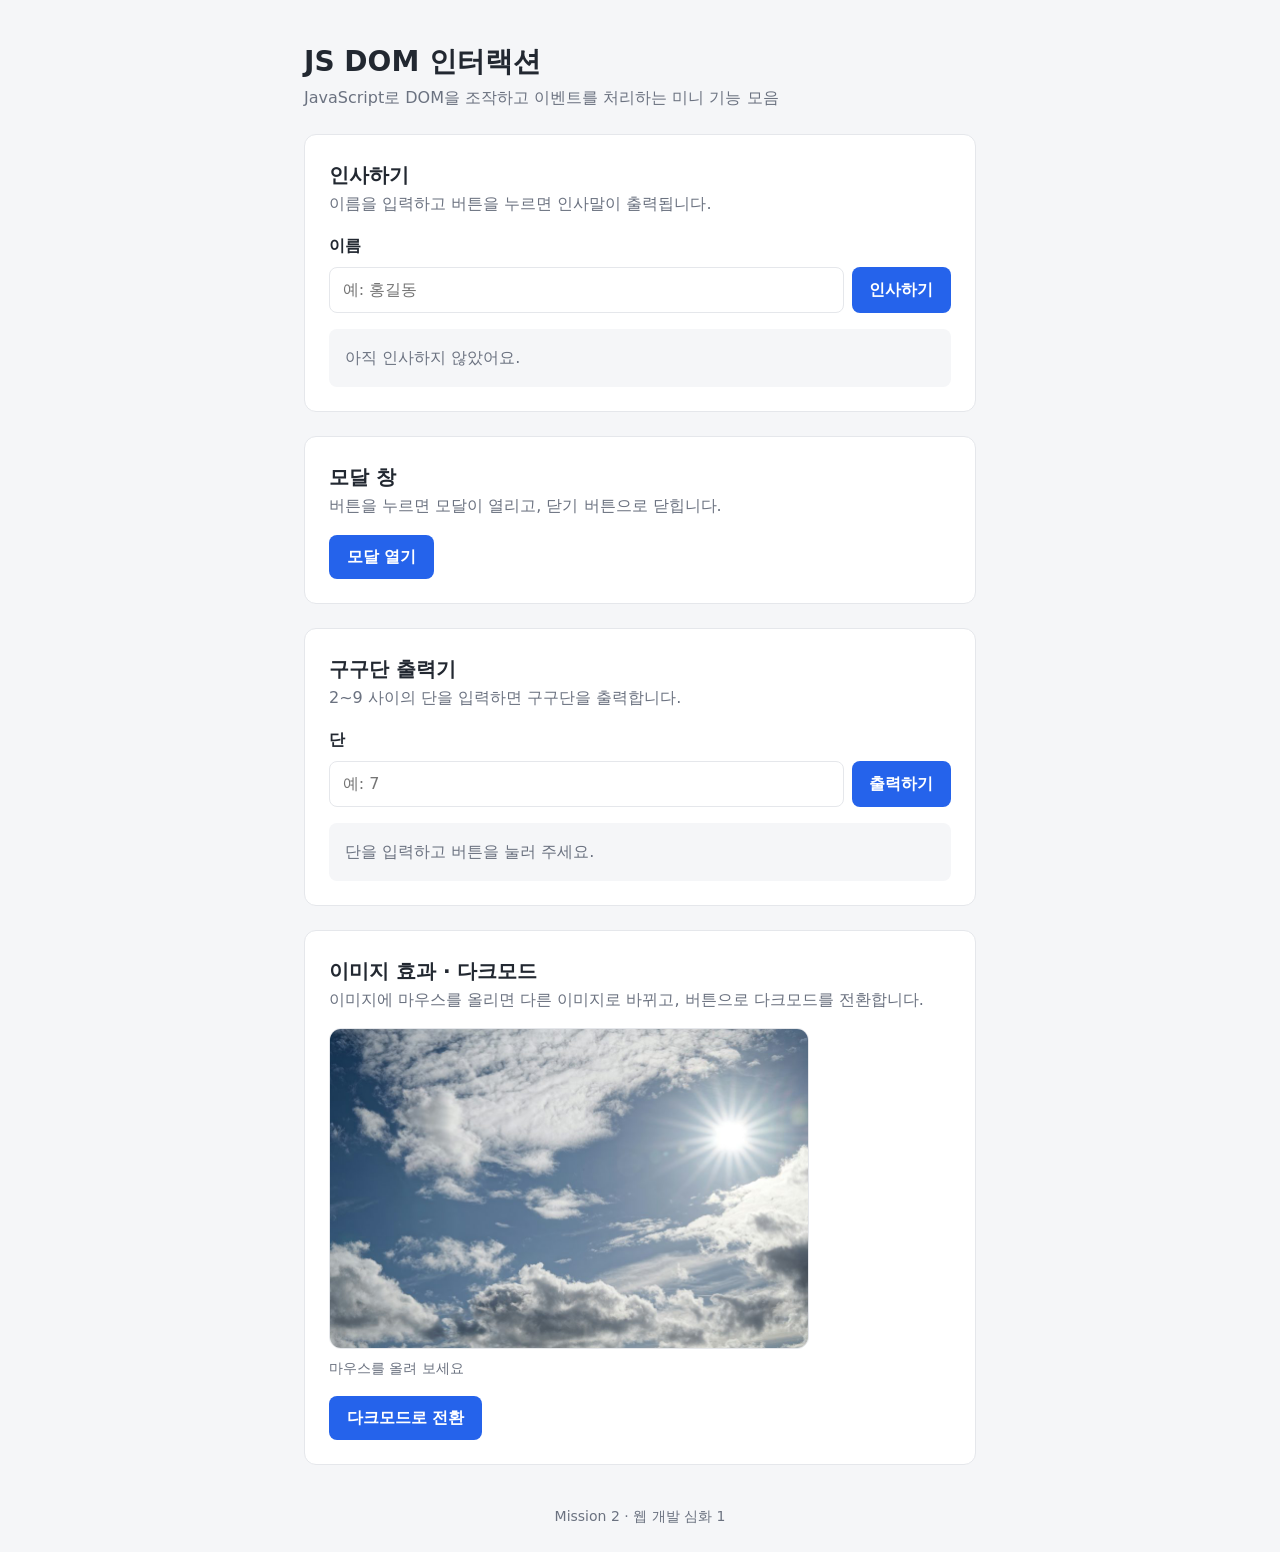
<file: 09-coursework/99-missions/01-js-dom-interactions/index.html>
<!DOCTYPE html>
<html lang="ko">
<head>
  <meta charset="UTF-8">
  <meta name="viewport" content="width=device-width, initial-scale=1.0">
  <title>JS DOM 인터랙션</title>
  <link rel="stylesheet" href="style.css">
  <!-- defer: HTML을 모두 읽은 뒤 실행 → querySelector로 요소를 바로 찾을 수 있다 -->
  <script src="script.js" defer></script>
</head>
<body>

  <header class="site-header">
    <h1 class="site-title">JS DOM 인터랙션</h1>
    <p class="site-desc">JavaScript로 DOM을 조작하고 이벤트를 처리하는 미니 기능 모음</p>
  </header>

  <main class="container">

    <!-- 2-1. 버튼 클릭으로 텍스트와 인사 출력 -->
    <section id="greeting" class="card">
      <h2 class="card-title">인사하기</h2>
      <p class="card-desc">이름을 입력하고 버튼을 누르면 인사말이 출력됩니다.</p>

      <div class="field">
        <label for="name-input" class="label">이름</label>
        <div class="field-row">
          <input type="text" id="name-input" class="input" placeholder="예: 홍길동" autocomplete="off">
          <button type="button" id="greet-button" class="button">인사하기</button>
        </div>
      </div>

      <!-- aria-live: 내용이 바뀌면 스크린리더가 읽어 준다 -->
      <div id="greeting-output" class="output" aria-live="polite">
        아직 인사하지 않았어요.
      </div>
    </section>

    <!-- 2-2. 모달 창 구현 -->
    <section id="modal-demo" class="card">
      <h2 class="card-title">모달 창</h2>
      <p class="card-desc">버튼을 누르면 모달이 열리고, 닫기 버튼으로 닫힙니다.</p>
      <button type="button" id="modal-open-button" class="button">모달 열기</button>
    </section>

    <!-- 2-3. 구구단 출력기 -->
    <section id="times-table" class="card">
      <h2 class="card-title">구구단 출력기</h2>
      <p class="card-desc">2~9 사이의 단을 입력하면 구구단을 출력합니다.</p>

      <div class="field">
        <label for="dan-input" class="label">단</label>
        <div class="field-row">
          <input type="number" id="dan-input" class="input" min="2" max="9" step="1" placeholder="예: 7" inputmode="numeric">
          <button type="button" id="times-button" class="button">출력하기</button>
        </div>
      </div>

      <div id="times-output" class="output" aria-live="polite">
        단을 입력하고 버튼을 눌러 주세요.
      </div>
    </section>

    <!-- 2-4. 이미지 효과 및 다크모드 토글 -->
    <section id="effects" class="card">
      <h2 class="card-title">이미지 효과 · 다크모드</h2>
      <p class="card-desc">이미지에 마우스를 올리면 다른 이미지로 바뀌고, 버튼으로 다크모드를 전환합니다.</p>

      <figure class="hover-figure">
        <!-- data-hover-src: 마우스를 올렸을 때 보여 줄 이미지 -->
        <img
          id="hover-image"
          class="hover-image"
          src="images/day.jpg"
          data-hover-src="images/night.jpg"
          data-hover-alt="밤하늘: 어두운 남색 하늘에 뜬 초승달"
          alt="낮 하늘: 구름 사이로 빛나는 해"
          width="480"
          height="320"
        >
        <figcaption class="hover-caption">마우스를 올려 보세요</figcaption>
      </figure>

      <button type="button" id="theme-toggle" class="button" aria-pressed="false">
        다크모드로 전환
      </button>
    </section>

  </main>

  <footer class="site-footer">
    <p>Mission 2 · 웹 개발 심화 1</p>
  </footer>

  <!-- 2-2 모달: 기본 숨김 상태 (.modal → display: none, .is-open이 붙으면 표시)
       position: fixed라 화면 전체를 덮으므로 body 끝에 둔다 -->
  <div id="modal" class="modal" role="dialog" aria-modal="true" aria-labelledby="modal-title">
    <div class="modal-dialog">
      <div class="modal-header">
        <h2 id="modal-title" class="modal-title">안내</h2>
        <button type="button" class="icon-button" data-modal-close aria-label="모달 닫기">&times;</button>
      </div>
      <p class="modal-body">
        모달 창이 열렸습니다. 닫기 버튼, 바깥 배경 클릭, Esc 키로 닫을 수 있어요.
      </p>
      <div class="modal-footer">
        <button type="button" class="button" data-modal-close>닫기</button>
      </div>
    </div>
  </div>

</body>
</html>
</file>
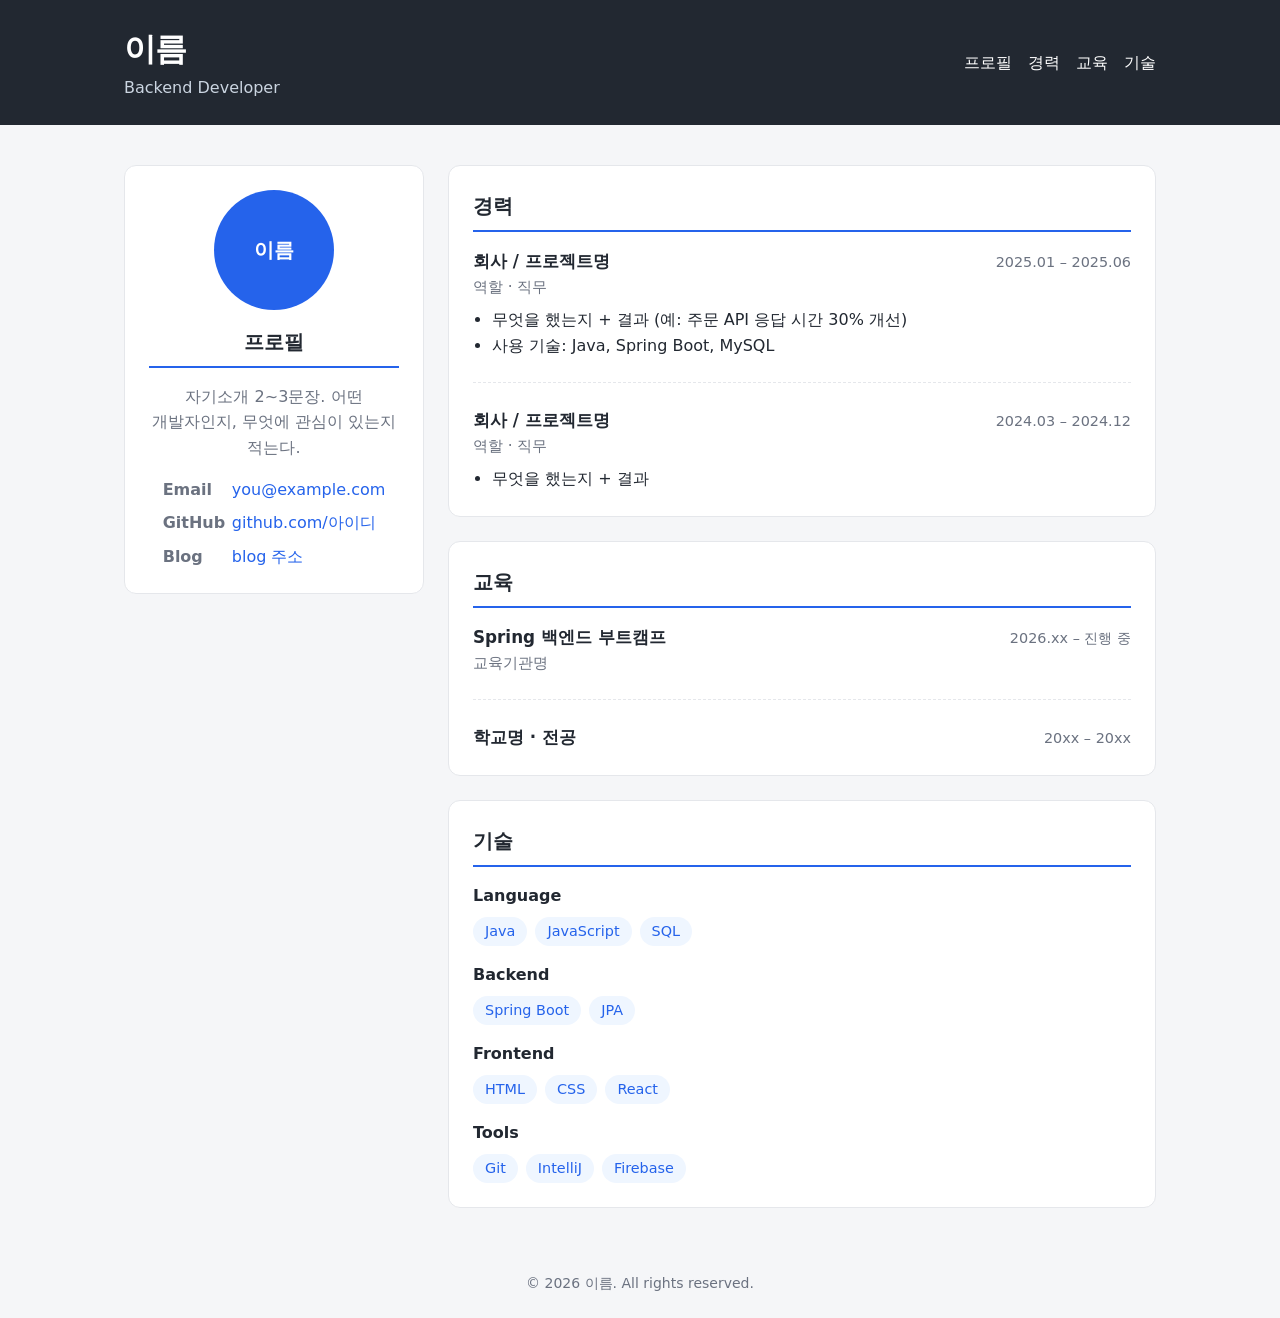
<file: 09-coursework/99-missions/01-resume-page/index.html>
<!DOCTYPE html>
<html lang="ko">
<head>
  <meta charset="UTF-8">
  <!-- 모바일에서 화면 폭을 기기 폭에 맞춤 (1-2 반응형의 전제) -->
  <meta name="viewport" content="width=device-width, initial-scale=1.0">
  <title>이름 | 백엔드 개발자 이력서</title>
  <link rel="stylesheet" href="style.css">
</head>
<body>

  <!-- 상단: 이름·직무·섹션 이동 메뉴 -->
  <header class="site-header">
    <div class="header-inner">
      <div class="title">
        <h1 class="name">이름</h1>
        <p class="role">Backend Developer</p>
      </div>
      <nav class="nav" aria-label="이력서 섹션 이동">
        <ul class="nav-list">
          <li><a href="#profile">프로필</a></li>
          <li><a href="#experience">경력</a></li>
          <li><a href="#education">교육</a></li>
          <li><a href="#skills">기술</a></li>
        </ul>
      </nav>
    </div>
  </header>

  <!-- 본문: 1-1에서 grid-container가 될 요소 -->
  <main class="container">

    <!-- 좌측이 될 영역: 프로필 -->
    <section id="profile" class="profile card">
      <!-- 사진을 쓰려면 아래 div를 <img class="avatar" src="images/profile.jpg" alt="이름 프로필 사진">로 교체 -->
      <div class="avatar" aria-hidden="true">이름</div>
      <h2 class="section-title">프로필</h2>
      <p class="intro">
        자기소개 2~3문장. 어떤 개발자인지, 무엇에 관심이 있는지 적는다.
      </p>
      <ul class="contact">
        <li><span class="label">Email</span> <a href="mailto:you@example.com">you@example.com</a></li>
        <li><span class="label">GitHub</span> <a href="https://github.com/" target="_blank" rel="noopener">github.com/아이디</a></li>
        <li><span class="label">Blog</span> <a href="https://example.com" target="_blank" rel="noopener">blog 주소</a></li>
      </ul>
    </section>

    <!-- 우측이 될 영역: 경력·교육·기술 -->
    <div class="content">

      <section id="experience" class="card">
        <h2 class="section-title">경력</h2>
        <article class="item">
          <div class="item-head">
            <h3 class="item-title">회사 / 프로젝트명</h3>
            <time class="period">2025.01 – 2025.06</time>
          </div>
          <p class="item-sub">역할 · 직무</p>
          <ul class="item-desc">
            <li>무엇을 했는지 + 결과 (예: 주문 API 응답 시간 30% 개선)</li>
            <li>사용 기술: Java, Spring Boot, MySQL</li>
          </ul>
        </article>
        <article class="item">
          <div class="item-head">
            <h3 class="item-title">회사 / 프로젝트명</h3>
            <time class="period">2024.03 – 2024.12</time>
          </div>
          <p class="item-sub">역할 · 직무</p>
          <ul class="item-desc">
            <li>무엇을 했는지 + 결과</li>
          </ul>
        </article>
      </section>

      <section id="education" class="card">
        <h2 class="section-title">교육</h2>
        <article class="item">
          <div class="item-head">
            <h3 class="item-title">Spring 백엔드 부트캠프</h3>
            <time class="period">2026.xx – 진행 중</time>
          </div>
          <p class="item-sub">교육기관명</p>
        </article>
        <article class="item">
          <div class="item-head">
            <h3 class="item-title">학교명 · 전공</h3>
            <time class="period">20xx – 20xx</time>
          </div>
        </article>
      </section>

      <section id="skills" class="card">
        <h2 class="section-title">기술</h2>
        <dl class="skills">
          <dt>Language</dt>
          <dd><ul class="tags"><li>Java</li><li>JavaScript</li><li>SQL</li></ul></dd>
          <dt>Backend</dt>
          <dd><ul class="tags"><li>Spring Boot</li><li>JPA</li></ul></dd>
          <dt>Frontend</dt>
          <dd><ul class="tags"><li>HTML</li><li>CSS</li><li>React</li></ul></dd>
          <dt>Tools</dt>
          <dd><ul class="tags"><li>Git</li><li>IntelliJ</li><li>Firebase</li></ul></dd>
        </dl>
      </section>

    </div>
  </main>

  <footer class="site-footer">
    <p>&copy; 2026 이름. All rights reserved.</p>
  </footer>

</body>
</html>
</file>
<file: 09-coursework/99-missions/01-js-dom-interactions/style.css>
/* =========================
   1. 디자인 값
   - 색은 모두 변수로 관리한다 (2-4 다크모드에서 변수만 바꿔 전환)
   ========================= */
:root {
  --color-bg: #f5f6f8;
  --color-surface: #ffffff;
  --color-text: #222831;
  --color-muted: #6b7280;
  --color-border: #e5e7eb;
  --color-primary: #2563eb;
  --color-primary-hover: #1d4ed8;
  --color-success-bg: #ecfdf5;
  --color-success-text: #047857;
  --color-error-bg: #fef2f2;
  --color-error-text: #b91c1c;
  --color-overlay: rgba(17, 24, 39, 0.55);
  --shadow: 0 20px 40px rgba(0, 0, 0, 0.2);

  --radius: 12px;
  --space-sm: 0.5rem;
  --space-md: 1rem;
  --space-lg: 1.5rem;
  --space-xl: 2.5rem;

  --max-width: 720px;
}

/* 2-4 다크모드: body에 .dark가 붙으면 색 변수만 바꾼다 → 모든 요소가 함께 전환 */
body.dark {
  --color-bg: #111827;
  --color-surface: #1f2937;
  --color-text: #f3f4f6;
  --color-muted: #9ca3af;
  --color-border: #374151;
  --color-primary: #3b82f6;
  --color-primary-hover: #60a5fa;
  --color-success-bg: #064e3b;
  --color-success-text: #6ee7b7;
  --color-error-bg: #450a0a;
  --color-error-text: #fca5a5;
  --color-overlay: rgba(0, 0, 0, 0.7);

  color-scheme: dark; /* 입력창·스크롤바 등 브라우저 기본 UI도 어둡게 */
}

/* =========================
   2. 기본값 초기화
   ========================= */
*,
*::before,
*::after {
  box-sizing: border-box;
}

body {
  margin: 0;
  min-height: 100vh;
  display: grid;
  grid-template-rows: auto 1fr auto; /* header / main / footer */
  font-family: "Pretendard", "Apple SD Gothic Neo", "Malgun Gothic", system-ui, sans-serif;
  line-height: 1.6;
  word-break: keep-all;
  color: var(--color-text);
  background: var(--color-bg);
  transition: background-color 0.2s, color 0.2s; /* 모드 전환을 부드럽게 */
}

h1, h2, p {
  margin: 0;
}

/* =========================
   3. 레이아웃
   ========================= */
.site-header,
.container,
.site-footer {
  width: 100%;
  max-width: var(--max-width);
  margin: 0 auto;
  padding: 0 var(--space-lg);
}

.site-header {
  padding-top: var(--space-xl);
  padding-bottom: var(--space-lg);
}

.site-title {
  font-size: 1.75rem;
}

.site-desc {
  color: var(--color-muted);
}

.container {
  display: grid;
  gap: var(--space-lg); /* 과제 섹션 사이 간격 */
  align-content: start;
}

.site-footer {
  padding-top: var(--space-xl);
  padding-bottom: var(--space-lg);
  text-align: center;
  color: var(--color-muted);
  font-size: 0.875rem;
}

/* =========================
   4. 공통 컴포넌트 (카드·입력·버튼·출력)
   ========================= */
.card {
  background: var(--color-surface);
  border: 1px solid var(--color-border);
  border-radius: var(--radius);
  padding: var(--space-lg);
}

.card-title {
  font-size: 1.25rem;
}

.card-desc {
  color: var(--color-muted);
  margin-bottom: var(--space-md);
}

.label {
  display: block;
  font-weight: 600;
  margin-bottom: var(--space-sm);
}

.field-row {
  display: flex;
  gap: var(--space-sm);
}

.input {
  flex: 1;
  min-width: 0;
  padding: 0.6rem 0.8rem;
  font: inherit;
  color: var(--color-text);
  background: var(--color-surface);
  border: 1px solid var(--color-border);
  border-radius: 8px;
}

.input:focus {
  outline: 2px solid var(--color-primary);
  outline-offset: 1px;
}

.button {
  padding: 0.6rem 1.1rem;
  font: inherit;
  font-weight: 600;
  color: #fff;
  background: var(--color-primary);
  border: none;
  border-radius: 8px;
  cursor: pointer;
}

.button:hover {
  background: var(--color-primary-hover);
}

.button:focus-visible {
  outline: 2px solid var(--color-primary);
  outline-offset: 2px;
}

.output {
  margin-top: var(--space-md);
  padding: var(--space-md);
  border-radius: 8px;
  background: var(--color-bg);
  color: var(--color-muted);
}

/* JS가 붙이는 상태 클래스 */
.output.is-success {
  background: var(--color-success-bg);
  color: var(--color-success-text);
  font-weight: 600;
  font-size: 1.1rem;
}

.output.is-error {
  background: var(--color-error-bg);
  color: var(--color-error-text);
}

/* =========================
   5. 2-2 모달
   ========================= */

/* 기본: 숨김 */
.modal {
  position: fixed;
  inset: 0; /* top·right·bottom·left: 0 → 화면 전체 */
  z-index: 100;
  display: none;
  align-items: center;
  justify-content: center;
  padding: var(--space-lg);
  background: var(--color-overlay); /* 반투명 배경 */
}

/* JS가 .is-open을 붙이면 표시 */
.modal.is-open {
  display: flex;
}

.modal-dialog {
  width: 100%;
  max-width: 420px;
  padding: var(--space-lg);
  background: var(--color-surface);
  border-radius: var(--radius);
  box-shadow: var(--shadow);
}

.modal-header {
  display: flex;
  justify-content: space-between;
  align-items: center;
  margin-bottom: var(--space-md);
}

.modal-title {
  font-size: 1.25rem;
}

.modal-body {
  color: var(--color-muted);
}

.modal-footer {
  display: flex;
  justify-content: flex-end;
  margin-top: var(--space-lg);
}

.icon-button {
  width: 2.25rem;
  height: 2.25rem;
  font-size: 1.5rem;
  line-height: 1;
  color: var(--color-muted);
  background: none;
  border: none;
  border-radius: 8px;
  cursor: pointer;
}

.icon-button:hover {
  background: var(--color-bg);
  color: var(--color-text);
}

.icon-button:focus-visible {
  outline: 2px solid var(--color-primary);
  outline-offset: 1px;
}

/* 모달이 열려 있는 동안 뒤 페이지 스크롤 막기 */
body.has-modal {
  overflow: hidden;
}

/* =========================
   6. 2-3 구구단
   ========================= */
.times-title {
  font-weight: 700;
  color: var(--color-text);
  margin-bottom: var(--space-sm);
}

.times-list {
  margin: 0;
  padding: 0;
  list-style: none;
  display: grid;
  grid-template-columns: repeat(3, 1fr); /* 3열 */
  gap: var(--space-sm);
}

.times-list li {
  padding: var(--space-sm) var(--space-md);
  background: var(--color-surface);
  border: 1px solid var(--color-border);
  border-radius: 8px;
  color: var(--color-text);
  font-variant-numeric: tabular-nums; /* 숫자 폭을 같게 → 줄 맞춤 */
}

/* =========================
   7. 2-4 이미지 효과
   ========================= */
.hover-figure {
  margin: 0 0 var(--space-md);
}

.hover-image {
  display: block;
  width: 100%;
  max-width: 480px;
  height: auto;
  border-radius: var(--radius);
  border: 1px solid var(--color-border);
  cursor: pointer;
}

.hover-caption {
  margin-top: var(--space-sm);
  color: var(--color-muted);
  font-size: 0.875rem;
}

/* =========================
   8. 반응형
   ========================= */
@media (max-width: 480px) {
  .field-row {
    flex-direction: column; /* 입력창·버튼을 위아래로 */
  }

  .times-list {
    grid-template-columns: repeat(2, 1fr); /* 모바일 2열 */
  }
}
</file>
<file: 09-coursework/99-missions/01-resume-page/style.css>
/* =========================
   1. 디자인 값 (색·간격을 한 곳에서 관리)
   ========================= */
:root {
  --color-bg: #f5f6f8;
  --color-surface: #ffffff;
  --color-text: #222831;
  --color-muted: #6b7280;
  --color-primary: #2563eb;
  --color-border: #e5e7eb;

  --radius: 12px;
  --space-sm: 0.5rem;
  --space-md: 1rem;
  --space-lg: 1.5rem;
  --space-xl: 2.5rem;

  --max-width: 1080px;
}

/* =========================
   2. 기본값 초기화
   ========================= */
*,
*::before,
*::after {
  box-sizing: border-box; /* padding·border를 width에 포함 */
}

body {
  margin: 0;
  /* 페이지 전체 grid: header / main / footer 3행
     main(1fr)이 남는 높이를 차지해 내용이 짧아도 footer가 화면 맨 아래에 붙는다 */
  min-height: 100vh;
  display: grid;
  grid-template-rows: auto 1fr auto;
  font-family: "Pretendard", "Apple SD Gothic Neo", "Malgun Gothic", system-ui, sans-serif;
  font-size: 1rem;
  line-height: 1.6;
  word-break: keep-all; /* 한글을 단어 단위로 줄바꿈 */
  color: var(--color-text);
  background: var(--color-bg);
}

h1, h2, h3, p, ul, dl, dd {
  margin: 0;
}

ul {
  padding: 0;
  list-style: none;
}

a {
  color: var(--color-primary);
  text-decoration: none;
}

a:hover {
  text-decoration: underline;
}

html {
  scroll-behavior: smooth; /* 메뉴 클릭 시 부드럽게 이동 */
}

/* =========================
   3. 헤더
   ========================= */
.site-header {
  background: var(--color-text);
  color: #fff;
}

.header-inner {
  max-width: var(--max-width);
  margin: 0 auto;
  padding: var(--space-lg);
  display: flex; /* 이름(좌)과 메뉴(우)를 한 줄에 배치 */
  justify-content: space-between;
  align-items: center;
  gap: var(--space-md);
}

.name {
  font-size: 2rem;
  letter-spacing: -0.02em;
}

.role {
  color: #cbd5e1;
}

.nav-list {
  display: flex; /* 메뉴 가로 정렬 (1-2에서 모바일은 세로로 변경) */
  gap: var(--space-md);
}

.nav-list a {
  color: #fff;
  font-weight: 500;
}

/* =========================
   4. 본문 레이아웃 (grid-container)
   ========================= */
.container {
  width: 100%;
  max-width: var(--max-width);
  margin: var(--space-xl) auto;
  padding: 0 var(--space-lg);

  display: grid;
  /* 좌측 프로필: 최소 240px ~ 최대 300px / 우측 본문: 남은 폭 전부 */
  grid-template-columns: minmax(240px, 300px) 1fr;
  grid-template-areas: "profile content";
  gap: var(--space-lg); /* 열·행 사이 간격 (구 grid-gap) */
  align-items: start;   /* 각 열이 내용 높이만큼만 차지 (늘어나지 않게) */
}

/* grid-item 배치 */
.profile {
  grid-area: profile;
  position: sticky; /* 본문을 스크롤해도 프로필이 따라옴 */
  top: var(--space-lg);
}

.content {
  grid-area: content;
  min-width: 0; /* 긴 내용이 1fr 열을 밀어내지 않게 */
}

.card {
  background: var(--color-surface);
  border: 1px solid var(--color-border);
  border-radius: var(--radius);
  padding: var(--space-lg);
}

.card + .card {
  margin-top: var(--space-lg); /* 카드 사이 간격 */
}

.section-title {
  font-size: 1.25rem;
  margin-bottom: var(--space-md);
  padding-bottom: var(--space-sm);
  border-bottom: 2px solid var(--color-primary);
}

/* =========================
   5. 프로필
   ========================= */
.profile {
  text-align: center;
}

.avatar {
  width: 120px;
  height: 120px;
  margin: 0 auto var(--space-md);
  border-radius: 50%;
  object-fit: cover; /* img로 교체했을 때 비율 유지 */
  display: flex;
  align-items: center;
  justify-content: center;
  background: var(--color-primary);
  color: #fff;
  font-weight: 700;
  font-size: 1.25rem;
}

.intro {
  color: var(--color-muted);
  margin-bottom: var(--space-md);
}

.contact {
  text-align: left;
  display: inline-block;
}

.contact li + li {
  margin-top: var(--space-sm);
}

.label {
  display: inline-block;
  width: 4rem;
  font-weight: 600;
  color: var(--color-muted);
}

/* =========================
   6. 경력·교육 항목
   ========================= */
.item + .item {
  margin-top: var(--space-lg);
  padding-top: var(--space-lg);
  border-top: 1px dashed var(--color-border);
}

.item-head {
  display: flex; /* 제목(좌)과 기간(우) */
  justify-content: space-between;
  align-items: baseline;
  gap: var(--space-md);
}

.item-title {
  font-size: 1.05rem;
}

.period {
  color: var(--color-muted);
  font-size: 0.9rem;
  white-space: nowrap;
}

.item-sub {
  color: var(--color-muted);
  font-size: 0.95rem;
}

.item-desc {
  margin-top: var(--space-sm);
  padding-left: 1.2rem;
  list-style: disc;
}

/* =========================
   7. 기술
   ========================= */
.skills dt {
  font-weight: 600;
  margin-top: var(--space-md);
}

.skills dt:first-child {
  margin-top: 0;
}

.tags {
  display: flex;
  flex-wrap: wrap; /* 넘치면 다음 줄로 */
  gap: var(--space-sm);
  margin-top: var(--space-sm);
}

.tags li {
  padding: 0.2rem 0.75rem;
  border-radius: 999px;
  background: #eff6ff;
  color: var(--color-primary);
  font-size: 0.9rem;
}

/* =========================
   8. 푸터
   ========================= */
.site-footer {
  text-align: center;
  padding: var(--space-lg);
  color: var(--color-muted);
  font-size: 0.875rem;
}

/* =========================
   9. 반응형
   - 데스크탑 (1024px~)     : 위 기본값 (2열)
   - 태블릿   (769~1023px)  : 2열 유지, 여백·글자·아바타 축소
   - 태블릿   (~768px)      : 1열 (1-1)
   - 모바일   (~480px)      : 메뉴 세로 정렬, 폰트 축소, 항목 제목·기간 세로 배치
   큰 화면 → 작은 화면 순서로 작성해서 뒤의 규칙이 앞의 규칙을 덮어쓴다.
   ========================= */

/* 태블릿: 1023px 이하 */
@media (max-width: 1023px) {
  .header-inner {
    padding: var(--space-md) var(--space-lg);
  }

  .name {
    font-size: 1.75rem;
  }

  .container {
    margin: var(--space-lg) auto;
    gap: var(--space-md); /* 열 폭은 minmax(240px, 300px) 유지 (더 좁히면 연락처 줄이 깨짐) */
  }

  .avatar {
    width: 96px;
    height: 96px;
  }
}

/* 태블릿(세로)·대형 모바일: 768px 이하 → 1열 */
@media (max-width: 768px) {
  .container {
    grid-template-columns: 1fr;
    grid-template-areas:
      "profile"
      "content";
    margin: var(--space-lg) auto;
    padding: 0 var(--space-md);
  }

  .profile {
    position: static; /* 1열에서는 고정 해제 */
  }
}

/* 모바일: 480px 이하 */
@media (max-width: 480px) {
  html {
    font-size: 93.75%; /* 기본 16px → 15px, rem 단위 전체가 함께 줄어든다 */
  }

  /* 헤더: 이름과 메뉴를 위아래로 */
  .header-inner {
    flex-direction: column;
    align-items: flex-start;
    padding: var(--space-md);
  }

  .name {
    font-size: 1.5rem;
  }

  /* 메뉴: 가로 → 세로 정렬 */
  .nav {
    width: 100%;
  }

  .nav-list {
    flex-direction: column;
    gap: 0;
  }

  .nav-list a {
    display: block;
    padding: var(--space-sm) 0; /* 손가락으로 누르기 쉽게 세로 여백 확보 */
    border-top: 1px solid rgba(255, 255, 255, 0.15);
  }

  .container {
    margin: var(--space-md) auto;
    padding: 0 var(--space-sm);
    gap: var(--space-md);
  }

  .card {
    padding: var(--space-md);
  }

  .card + .card {
    margin-top: var(--space-md);
  }

  /* 항목: 제목(좌)·기간(우) 가로 배치 → 위아래 배치 */
  .item-head {
    flex-direction: column;
    gap: 0;
  }

  .period {
    white-space: normal;
  }
}
</file>
